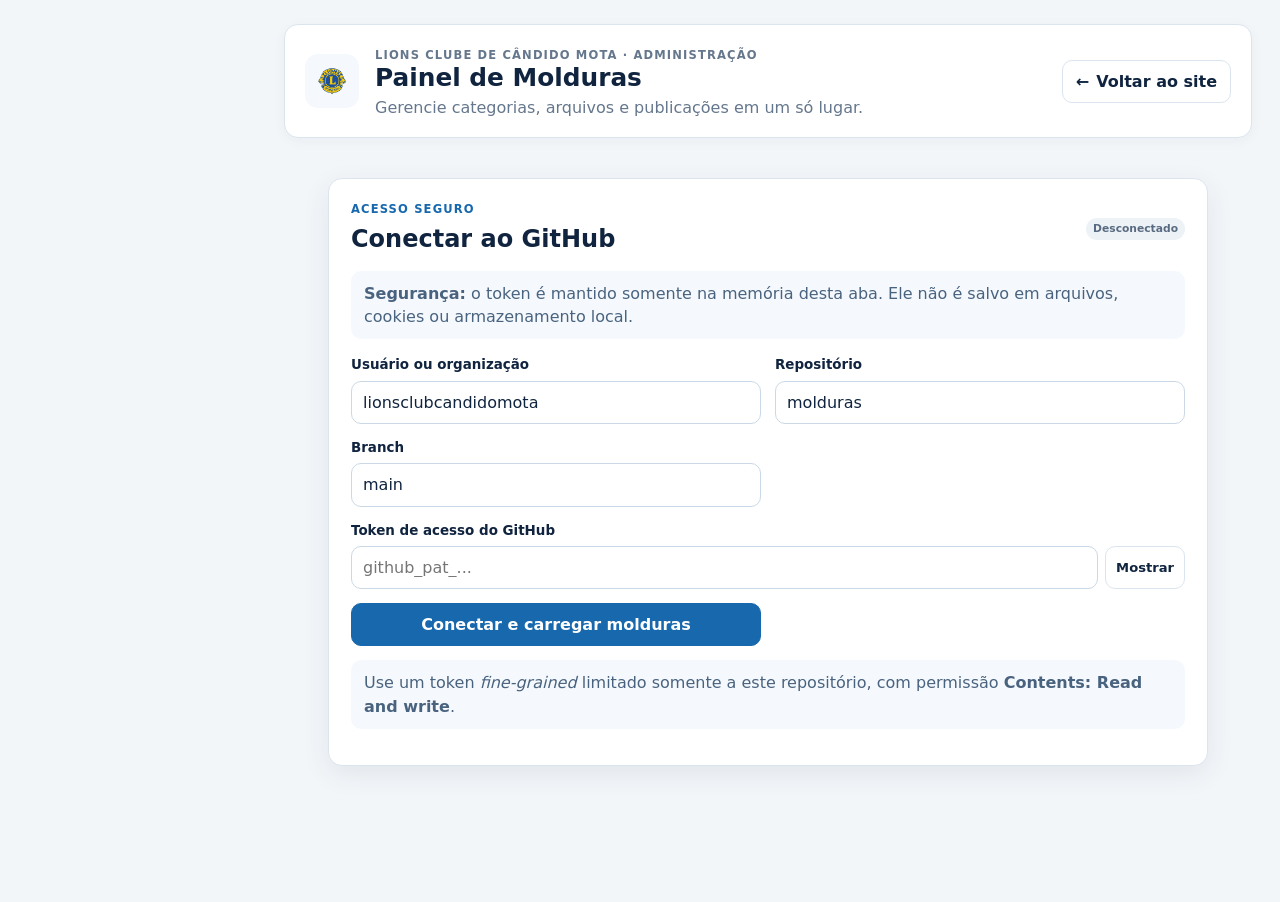
<file: admin.html>
<!doctype html>
<html lang="pt-BR">
<head>
  <meta charset="utf-8" />
  <meta name="viewport" content="width=device-width, initial-scale=1" />
  <meta name="theme-color" content="#0f2d69" />
  <title>Central Lions | Administração</title>
  <link rel="icon" href="logo-lions.png" type="image/png" />
  <link rel="apple-touch-icon" href="logo-lions.png" />
  <link rel="stylesheet" href="admin.css" />
</head>
<body>
  <main class="admin-shell v10-shell">
    <header class="admin-hero">
      <div class="brand-logo-wrap"><img src="logo-lions.png" alt="Logo Lions Clubs International" class="admin-logo"></div>
      <div>
        <p class="eyebrow">Lions Clube de Cândido Mota · Administração</p>
        <h1>Painel de Molduras</h1>
        <p>Gerencie categorias, arquivos e publicações em um só lugar.</p>
      </div>
      <div class="hero-actions">
        <a id="returnToSiteBtn" class="site-link site-link-button return-site-button" href="./index.html" aria-label="Voltar ao site principal"><span aria-hidden="true">←</span><span>Voltar ao site</span></a>
        <button id="scrollTopBtn" class="site-link site-link-button" type="button" hidden>↑ Topo</button>
      </div>
    </header>

    <section class="card" id="connectionCard">
      <div class="heading-row">
        <div>
          <span class="step">Acesso seguro</span>
          <h2>Conectar ao GitHub</h2>
        </div>
        <span id="connectionStatus" class="status neutral">Desconectado</span>
      </div>

      <div class="security-note">
        <strong>Segurança:</strong> o token é mantido somente na memória desta aba. Ele não é salvo em arquivos, cookies ou armazenamento local.
      </div>

      <form id="connectionForm" class="form-grid">
        <label>
          <span>Usuário ou organização</span>
          <input id="repoOwner" value="lionsclubcandidomota" required autocomplete="username" />
        </label>
        <label>
          <span>Repositório</span>
          <input id="repoName" value="molduras" required />
        </label>
        <label>
          <span>Branch</span>
          <input id="repoBranch" value="main" required />
        </label>
        <label class="token-field">
          <span>Token de acesso do GitHub</span>
          <div class="input-action">
            <input id="githubToken" type="password" required autocomplete="off" placeholder="github_pat_..." />
            <button id="toggleToken" type="button" class="small-button">Mostrar</button>
          </div>
        </label>
        <button id="connectBtn" class="button primary full" type="submit">Conectar e carregar molduras</button>
      </form>
      <p class="help">Use um token <em>fine-grained</em> limitado somente a este repositório, com permissão <strong>Contents: Read and write</strong>.</p>
    </section>

    <section class="admin-quick-nav v10-sidebar" id="adminQuickNav" hidden aria-label="Navegação do painel">
      <div class="sidebar-brand"><img src="logo-lions.png" alt=""><div><strong>Central Lions</strong><small>Administração</small></div></div>
      <div class="nav-title">Principal</div>
      <a href="#managerCard" class="nav-dashboard is-active">🏠 <span>Dashboard</span></a>
      <a href="#framesSection">🖼️ <span>Molduras</span></a>
      <a href="#categoryManagerPanel">🗂️ <span>Categorias</span></a>
      <div class="nav-title">Publicação</div>
      <button type="button" data-admin-mode="single">➕ <span>Nova moldura</span></button>
      <button type="button" data-admin-mode="bulk">📤 <span>Upload em lote</span></button>
      <a href="#maintenancePanel">🧰 <span>Diagnóstico e backup</span></a>
      <div class="sidebar-footer"><span class="sidebar-dot"></span><span>GitHub Pages</span></div>
    </section>

    <div id="pendingChangesBar" class="pending-changes-bar" hidden>
      <div class="pending-changes-copy"><strong>Alterações pendentes</strong><small>Revise, publique ou descarte para voltar à última versão carregada.</small></div>
      <div class="pending-changes-actions">
        <button id="discardPendingBtn" class="button pending-discard" type="button">Descartar alterações</button>
        <button id="publishPendingBtn" class="button primary" type="button">Publicar alterações</button>
      </div>
    </div>
    <div id="editorBackdrop" class="editor-backdrop" hidden></div>
    <div id="categoryEditorBackdrop" class="editor-backdrop" hidden></div>
    <aside id="categoryEditor" class="category-editor-drawer" hidden aria-labelledby="categoryEditorTitle">
      <div class="category-editor-header">
        <div><span class="step">📁 Categoria / edição</span><h2 id="categoryEditorTitle">Editar categoria</h2><p id="categoryEditorCount">0 molduras</p></div>
        <button id="categoryEditorCancel" class="button light" type="button">Cancelar edição</button>
      </div>
      <div class="category-editor-body">
        <div class="form-section-title"><span>1</span><div><strong>Identificação</strong><small>Altere o nome e a visibilidade da categoria.</small></div></div>
        <label><span>Nome da categoria</span><input id="categoryNameInput" type="text" required /></label>
        <label class="switch-card visibility-card category-visibility-card">
          <span class="visibility-copy"><strong>Visibilidade da categoria</strong><small>Quando oculta, a categoria deixa de aparecer no site.</small></span>
          <span class="toggle-control"><input id="categoryActiveInput" type="checkbox" checked /><span class="toggle-track" aria-hidden="true"><span class="toggle-thumb"></span></span><span class="toggle-label">Exibir no site</span></span>
        </label>
        <div class="form-section-title"><span>2</span><div><strong>Destaques</strong><small>Aplique ou remova o destaque de todas as molduras desta categoria.</small></div></div>
        <label><span>Ação para os destaques</span><select id="categoryHighlight"><option value="manter">Manter como está</option><option value="novo">Marcar todas como Novo</option><option value="atualizada">Marcar todas como Atualizada</option><option value="normal">Remover todos os destaques</option></select><small>Os prazos configurados em Controle gerencial serão aplicados ao escolher Novo ou Atualizada.</small></label>
      </div>
      <div class="category-editor-footer">
        <button id="categoryEditorDelete" class="button danger" type="button">Excluir categoria</button>
        <button id="categoryEditorSave" class="button success" type="button">Aplicar alterações</button>
      </div>
    </aside>

    <div id="settingsBackdrop" class="editor-backdrop" hidden></div>
    <aside id="settingsDrawer" class="category-editor-drawer settings-drawer catalog-drawer" hidden aria-labelledby="settingsTitle">
      <div class="category-editor-header catalog-header">
        <div><span class="step">⚙️ Catálogo</span><h2 id="settingsTitle">Configurações do catálogo</h2><p>Defina a duração dos destaques e as cores dos status.</p></div>
        <button id="settingsCancel" class="icon-close" type="button" aria-label="Fechar">×</button>
      </div>
      <div class="category-editor-body settings-body catalog-settings-body">
        <section class="catalog-section">
          <div class="catalog-section-heading"><span class="catalog-section-icon">🏷️</span><div><h3>Destaques</h3><p>Escolha por quanto tempo cada selo permanece visível.</p></div></div>
          <div class="highlight-config-grid">
            <article class="highlight-config-card new-card">
              <div class="highlight-card-top"><span class="status-dot new-dot"></span><div><strong>Novo</strong><small>Para molduras recém-publicadas</small></div></div>
              <label class="compact-field"><span>Duração</span><div class="duration-row"><input id="newDurationValue" type="number" min="1" value="7"><select id="newDurationUnit"><option value="dias">Dias</option><option value="horas">Horas</option></select></div></label>
            </article>
            <article class="highlight-config-card updated-card">
              <div class="highlight-card-top"><span class="status-dot updated-dot"></span><div><strong>Atualizada</strong><small>Para molduras que receberam alterações</small></div></div>
              <label class="compact-field"><span>Duração</span><div class="duration-row"><input id="updatedDurationValue" type="number" min="1" value="7"><select id="updatedDurationUnit"><option value="dias">Dias</option><option value="horas">Horas</option></select></div></label>
            </article>
          </div>
        </section>
        <section class="catalog-section">
          <div class="catalog-section-heading"><span class="catalog-section-icon">🎨</span><div><h3>Aparência</h3><p>Personalize as cores usadas nos indicadores do painel.</p></div></div>
          <div class="status-color-list">
            <label class="status-color-row"><span><i class="status-preview visible-preview"></i><b>Visível</b><small>Moldura publicada no site</small></span><span class="color-control"><input id="colorVisible" type="color" value="#2d8fd5"><em id="colorVisibleCode">#2D8FD5</em></span></label>
            <label class="status-color-row"><span><i class="status-preview new-preview"></i><b>Novo</b><small>Destaque de conteúdo novo</small></span><span class="color-control"><input id="colorNew" type="color" value="#2f9e72"><em id="colorNewCode">#2F9E72</em></span></label>
            <label class="status-color-row"><span><i class="status-preview updated-preview"></i><b>Atualizada</b><small>Destaque de conteúdo alterado</small></span><span class="color-control"><input id="colorUpdated" type="color" value="#d99a16"><em id="colorUpdatedCode">#D99A16</em></span></label>
            <label class="status-color-row"><span><i class="status-preview hidden-preview"></i><b>Oculta</b><small>Moldura indisponível no site</small></span><span class="color-control"><input id="colorHidden" type="color" value="#7b8794"><em id="colorHiddenCode">#7B8794</em></span></label>
          </div>
        </section>
      </div>
      <div class="category-editor-footer catalog-footer"><button id="settingsReset" class="button light" type="button">Restaurar padrões</button><button id="saveManagementBtn" class="button success" type="button">Salvar alterações</button></div>
    </aside>

    <section class="card v10-manager" id="managerCard" hidden>
      <div class="heading-row">
        <div>
          <span class="step">Dashboard</span>
          <h2>Visão geral da biblioteca</h2>
        </div>
        <button id="refreshBtn" class="button light" type="button">↻ Atualizar lista</button>
      </div>

      <div id="flashMessage" class="flash" hidden></div>

      <nav class="admin-workspace-tabs" aria-label="Áreas do painel">
        <button class="workspace-tab is-active" type="button" data-workspace-target="dashboard">Visão geral</button>
        <button class="workspace-tab" type="button" data-workspace-target="framesSection">Molduras</button>
        <button class="workspace-tab" type="button" data-workspace-target="categoryManagerPanel">Categorias</button>
        <button class="workspace-tab" type="button" data-workspace-target="maintenancePanel">Importar e exportar</button>
        <button class="workspace-tab" type="button" data-workspace-target="managementPanel">Configurações</button>
      </nav>

      <div class="dashboard-summary v10-dashboard" aria-label="Resumo da biblioteca">
        <div class="summary-card"><i>🖼️</i><span>Total</span><strong id="summaryTotal">0</strong><small>molduras</small></div>
        <div class="summary-card"><i>👁️</i><span>Visíveis</span><strong id="summaryVisible">0</strong><small>no site</small></div>
        <div class="summary-card"><i>⭐</i><span>Destaques</span><strong id="summaryHighlights">0</strong><small>ativos</small></div>
        <div class="summary-card"><i>🗂️</i><span>Categorias</span><strong id="summaryCategories">0</strong><small>organizadas</small></div>
      </div>
      <div class="dashboard-insights" id="dashboardInsights">
        <article><span>Última moldura da lista</span><strong id="summaryLatest">—</strong></article>
        <article><span>Categoria com mais itens</span><strong id="summaryLargestCategory">—</strong></article>
        <article><span>Itens ocultos</span><strong id="summaryHidden">0</strong></article>
      </div>

      <section class="creation-mode-switch v10-create-hub" aria-label="Escolha o tipo de inclusão">
        <div class="creation-mode-intro">
          <span class="step">Adicionar conteúdo</span>
          <h3>Adicionar molduras</h3>
          <p>Escolha o modo de inclusão. Apenas a área selecionada será exibida.</p>
        </div>
        <div class="creation-mode-options" role="tablist" aria-label="Modo de inclusão">
          <button id="singleModeBtn" class="creation-mode-card is-active" type="button" role="tab" aria-selected="true" aria-controls="frameForm">
            <span class="mode-icon">＋</span><span><strong>Nova moldura</strong><small>Cadastro individual</small></span>
          </button>
          <button id="bulkModeBtn" class="creation-mode-card" type="button" role="tab" aria-selected="false" aria-controls="bulkUploadPanel">
            <span class="mode-icon">⇧</span><span><strong>Upload em lote</strong><small>Vários arquivos</small></span>
          </button>
        </div>
      </section>

      <div id="singleModeContainer" class="creation-mode-content is-active">
      <form id="frameForm" class="editor-panel is-open">
        <input id="editingOriginalId" type="hidden" />
        <div class="editor-heading fixed-panel-heading">
          <div class="panel-heading-copy">
            <span class="step">🖼️ Moldura avulsa / edição</span>
            <strong id="formTitle">Adicionar nova moldura</strong>
            <small>Cadastre uma moldura ou altere informações já existentes.</small>
          </div>
          <button id="cancelEditBtn" class="button light" type="button" hidden>Cancelar edição</button>
        </div>

        <div id="editorBody" class="fixed-panel-body">
        <div class="form-section-title"><span>1</span><div><strong>Identificação</strong><small>Defina como a moldura aparecerá no site.</small></div></div>
        <div class="form-grid enhanced-fields">
          <label>
            <span>Nome exibido</span>
            <input id="frameName" required placeholder="Ex.: Nós vamos na I RCD" aria-describedby="frameNameError" /><small class="field-error" id="frameNameError"></small>
          </label>
          <label>
            <span>Identificador <em>URL</em></span>
            <div class="input-action compact-action">
              <input id="frameId" required pattern="[a-z0-9-]+" placeholder="nos-vamos-rcd" aria-describedby="frameIdError" /><small class="field-error" id="frameIdError"></small>
              <button id="generateIdBtn" class="small-button" type="button" title="Gerar pelo nome">Gerar</button>
            </div>
            <small>Usado no link direto da moldura. Somente letras minúsculas, números e hífens.</small>
          </label>
          <label>
            <span>Categoria</span>
            <input id="frameCategory" required list="categoryList" placeholder="Eventos" aria-describedby="frameCategoryError" /><small class="field-error" id="frameCategoryError"></small>
            <datalist id="categoryList"></datalist>
          </label>
          <label>
            <span>Arquivo de imagem</span>
            <input id="frameFile" type="file" accept="image/*,.svg,.avif,.gif,.bmp" />
            <small id="fileHint">Obrigatório para uma nova moldura.</small>
          </label>
        </div>

        <div class="form-section-title"><span>2</span><div><strong>Publicação</strong><small>Controle destaque, categoria e visibilidade.</small></div></div>
        <div class="form-grid status-form-grid">
          <label>
            <span>Destaque da moldura</span>
            <select id="frameStatus">
              <option value="normal">Sem destaque</option>
              <option value="novo">Novo</option>
              <option value="atualizada">Atualizada</option>
            </select>
            <small>O destaque também aparece automaticamente na categoria.</small>
          </label>
          <label class="switch-card visibility-card">
            <span class="visibility-copy">
              <strong>Visibilidade</strong>
              <small>Desative para ocultar sem excluir.</small>
            </span>
            <span class="toggle-control">
              <input id="frameActive" type="checkbox" checked />
              <span class="toggle-track" aria-hidden="true"><span class="toggle-thumb"></span></span>
              <span class="toggle-label">Exibir no site</span>
            </span>
          </label>
        </div>
        <div class="form-section-title"><span>3</span><div><strong>Imagem e prévia</strong><small>Confira o arquivo antes de publicar.</small></div></div>
        <div class="preview-area">
          <div id="filePreview" class="file-preview"><span>Prévia da moldura</span></div>
          <div class="upload-summary">
            <p><strong>Destino:</strong> <code id="destinationPath">assets/molduras/arquivo.png</code></p>
            <p>A publicação normalmente aparece no GitHub Pages após o novo commit ser processado.</p>
          </div>
        </div>

        <div class="editor-footer-actions">
          <span id="editorModeHint" class="editor-mode-hint" hidden>Modo de edição</span>
          <button id="saveFrameBtn" class="button success" type="submit">Adicionar e publicar moldura</button>
        </div>
        </div>
      </form>
      </div>

      <div id="bulkModeContainer" class="creation-mode-content" hidden>
      <section id="bulkUploadPanel" class="bulk-upload-panel" aria-labelledby="bulkUploadTitle">
        <div class="editor-heading fixed-panel-heading">
          <div class="panel-heading-copy">
            <span class="step">📚 Inclusão em lote</span>
            <strong id="bulkUploadTitle">Adicionar várias molduras</strong>
            <small>Selecione diversos arquivos, revise os dados e publique tudo de uma vez.</small>
          </div>
          <span id="bulkUploadSummary" class="panel-summary-pill">Nenhum arquivo</span>
        </div>
        <div id="bulkUploadBody" class="fixed-panel-body">
        <div class="form-grid bulk-settings-grid">
          <label>
            <span>Arquivos</span>
            <input id="bulkFiles" type="file" multiple accept="image/*,.svg,.avif,.gif,.bmp" />
            <small>Compatível com formatos de imagem aceitos pelo navegador, como PNG, JPG, JPEG, WEBP, SVG, GIF, AVIF e BMP.</small>
          </label>
          <label>
            <span>Categoria para todas</span>
            <input id="bulkCategory" list="categoryList" placeholder="Eventos" />
          </label>
          <label>
            <span>Destaque inicial</span>
            <select id="bulkStatus">
              <option value="normal">Sem destaque</option>
              <option value="novo" selected>Novo</option>
              <option value="atualizada">Atualizada</option>
            </select>
          </label>
          <div class="switch-card visibility-card bulk-visibility-card">
            <span class="visibility-copy">
              <strong>Visibilidade inicial</strong>
              <small>Desative para cadastrar as molduras ocultas.</small>
            </span>
            <label class="toggle-control" for="bulkActive">
              <input id="bulkActive" type="checkbox" checked />
              <span class="toggle-track" aria-hidden="true"><span class="toggle-thumb"></span></span>
              <span class="toggle-label">Exibir no site</span>
            </label>
          </div>
        </div>
        <div id="bulkReview" class="bulk-review" hidden></div>
        <div class="bulk-upload-actions">
          <button id="clearBulkBtn" class="button light" type="button" disabled>Limpar seleção</button>
          <button id="publishBulkBtn" class="button success" type="button" disabled>Publicar molduras em lote</button>
        </div>
        </div>
      </section>
      </div>

      
      <section class="admin-utilities collapsible-admin-panel settings-launch-card" id="managementPanel">
        <div class="maintenance-heading">
          <button id="managementToggle" class="section-toggle-button maintenance-toggle" type="button">
            <span class="section-chevron">›</span><span><span class="step">Controle gerencial</span><strong>Centro de configurações</strong><small>Destaques, aparência, categorias, publicação e exclusão.</small></span>
          </button><span class="panel-summary-pill">Configurações</span>
        </div>
      </section>

      <section class="admin-utilities collapsible-admin-panel" id="maintenancePanel">
        <div class="maintenance-heading">
          <button id="maintenanceToggle" class="section-toggle-button maintenance-toggle" type="button" aria-expanded="false" aria-controls="maintenanceBody">
            <span class="section-chevron">›</span>
            <span>
              <span class="step">Ferramentas administrativas</span>
              <strong>Diagnóstico e backup</strong>
              <small>Abra somente quando precisar verificar, exportar ou restaurar dados.</small>
            </span>
          </button>
          <span class="panel-summary-pill">4 ferramentas</span>
        </div>
        <div id="maintenanceBody" class="collapsible-panel-body" hidden>
          <div class="utility-grid">
            <button class="utility-card" id="diagnoseBtn" type="button"><span>🩺</span><strong>Diagnosticar</strong><small>Verifica IDs, arquivos e categorias.</small></button>
            <button class="utility-card" id="exportBackupBtn" type="button"><span>⬇️</span><strong>Exportar backup</strong><small>Baixa os dados em formato JSON.</small></button>
            <label class="utility-card utility-upload"><span>⬆️</span><strong>Importar backup</strong><small>Carrega um JSON para revisão.</small><input id="importBackupInput" type="file" accept="application/json,.json" hidden></label>
            <button class="utility-card" id="historyBtn" type="button"><span>🕘</span><strong>Histórico local</strong><small>Mostra as últimas ações do painel.</small></button>
          </div>
          <div id="utilityResult" class="utility-result" hidden></div>
        </div>
      </section>

      <section id="framesSection" class="frames-section"><div class="list-heading">
        <div>
          <h3>Molduras cadastradas</h3>
          <p id="frameCount">0 molduras</p>
        </div>
        <div class="library-toolbar">
          <div class="search-control">
            <input id="adminSearch" type="search" placeholder="Pesquisar por nome, ID ou categoria" autocomplete="off" />
            <button id="clearSearchBtn" class="small-button" type="button" hidden>Limpar</button>
          </div>
          <div class="view-switch" role="group" aria-label="Visualização das molduras">
            <button id="listViewBtn" class="view-switch-button is-active" type="button" aria-pressed="true" title="Visualização em lista">☰</button>
            <button id="cardViewBtn" class="view-switch-button" type="button" aria-pressed="false" title="Visualização em cartões">▦</button>
          </div>
          <label class="density-control">
            <span>Densidade</span>
            <select id="adminDensity"><option value="comfortable">Confortável</option><option value="compact">Compacta</option></select>
          </label>
        </div>
      </div>

      <div class="order-compat-controls" hidden aria-hidden="true">
        <button id="cancelOrderBtn" type="button" disabled>Descartar</button>
        <button id="saveOrderBtn" type="button" disabled>Publicar</button>
        <div id="orderNotice" hidden></div>
      </div>

      <section id="categoryManagerPanel" class="category-order-panel collapsible-admin-panel is-open" aria-labelledby="categoryOrderTitle">
        <div class="category-order-heading">
          <button id="categoryManagerToggle" class="section-toggle-button" type="button" aria-expanded="true" aria-controls="categoryManagerBody">
            <span class="section-chevron">›</span>
            <span>
              <strong id="categoryOrderTitle">Categorias</strong>
              <small>Expanda para renomear, limpar destaques, excluir ou reorganizar categorias.</small>
            </span>
          </button>
          <span id="categoryManagerSummary" class="panel-summary-pill">0 categorias</span>
        </div>
        <div id="categoryManagerBody" class="collapsible-panel-body">
          <div class="category-panel-tip">Arraste pelo símbolo ☰ ou use as setas. As alterações serão reunidas na barra inferior, onde você poderá <strong>publicar ou descartar</strong>.</div>
          <div id="categoriesOrderList" class="categories-order-list"></div>
        </div>
      </section>

      <div class="frames-order-heading collapsible-heading">
        <div>
          <h3>🖼️ Molduras por categoria</h3>
          <p>Use o cabeçalho de cada categoria para contrair ou expandir. Uma moldura só pode ser movida dentro da própria categoria.</p>
        </div>
        <div class="collapse-actions" aria-label="Ações de visualização das categorias">
          <button id="expandAllCategoriesBtn" class="button light" type="button">Expandir todas</button>
          <button id="collapseAllCategoriesBtn" class="button light" type="button">Contrair todas</button>
        </div>
      </div>

      <div id="bulkActionBar" class="bulk-action-bar" hidden>
        <div><strong id="bulkSelectedCount">0 selecionadas</strong><small>As ações abaixo serão aplicadas em uma única atualização do molduras.js.</small></div>
        <div class="bulk-action-controls">
          <select id="bulkActionSelect" aria-label="Ação em lote">
            <option value="">Escolha uma ação</option>
            <option value="move">Mover para categoria</option>
            <option value="status-normal">Remover destaque</option>
            <option value="status-novo">Marcar como Novo</option>
            <option value="status-atualizada">Marcar como Atualizada</option>
            <option value="show">Exibir no site</option>
            <option value="hide">Ocultar no site</option>
            <option value="delete-records">Excluir registros</option>
            <option value="delete-files">Excluir registros e arquivos</option>
          </select>
          <input id="bulkMoveCategory" list="categoryList" placeholder="Categoria de destino" hidden />
          <button id="applyBulkActionBtn" class="button primary" type="button">Aplicar</button>
          <button id="clearSelectionBtn" class="button light" type="button">Cancelar seleção</button>
        </div>
      </div>

      <div id="framesList" class="frames-list accordion-list"></div>
      </section>
    </section>
  </main>

  <div id="adminToastRegion" class="admin-toast-region" aria-live="polite" aria-atomic="true"></div>

  <dialog id="confirmDialog">
    <form method="dialog" class="dialog-card">
      <h2>Remover moldura?</h2>
      <p id="confirmText"></p>
      <label class="delete-file-option"><input id="deleteImageFile" type="checkbox" checked /> Apagar também o arquivo de imagem do repositório</label>
      <div class="dialog-actions">
        <button type="submit" value="cancel" class="button light">Cancelar</button>
        <button id="confirmDeleteBtn" type="submit" value="confirm" class="button danger">Remover</button>
      </div>
    </form>
  </dialog>

  <aside id="publicationNotice" class="publication-notice" data-state="waiting" hidden aria-live="polite" aria-atomic="true">
    <div class="publication-notice-head">
      <span id="publicationNoticeIcon" class="publication-notice-icon" aria-hidden="true"><span class="publication-spinner"></span></span>
      <div class="publication-notice-content">
        <strong id="publicationNoticeTitle">Publicando alterações</strong>
        <span id="publicationNoticeText">Aguardando a nova versão aparecer no Index…</span>
      </div>
      <button id="publicationNoticeClose" class="publication-notice-close" type="button" aria-label="Fechar notificação">×</button>
    </div>
    <div class="publication-progress" aria-hidden="true"><span id="publicationProgressBar"></span></div>
    <ol class="publication-steps" aria-label="Etapas da publicação">
      <li data-step="github"><span class="step-dot">✓</span><span>Alterações enviadas ao GitHub</span></li>
      <li data-step="pages"><span class="step-dot">…</span><span>Processando no GitHub Pages</span></li>
      <li data-step="index"><span class="step-dot">○</span><span>Confirmando no Index</span></li>
    </ol>
    <div class="publication-notice-actions">
      <button id="publicationNoticeRetry" class="publication-notice-retry" type="button" hidden>Verificar novamente</button>
      <a id="publicationNoticeLink" class="publication-notice-link" href="../" target="_blank" rel="noopener" hidden>Abrir Index</a>
    </div>
  </aside>

  <div id="pageBusyOverlay" class="page-busy-overlay" hidden aria-live="polite">
    <div class="page-busy-card"><span class="busy-spinner"></span><strong id="pageBusyText">Processando...</strong></div>
  </div>
  <script src="admin.js"></script>
</body>
</html>
</file>
<file: admin.css>
:root{
  --navy-950:#071b34;--navy-900:#0b294f;--navy-800:#123d70;--blue-700:#1768ad;
  --blue-100:#eaf3fb;--blue-50:#f5f9fd;--gold:#f4b83f;--green:#11845f;
  --ink:#10243f;--muted:#65778d;--line:#dbe5ef;--surface:#fff;--bg:#f3f6f9;
  --danger:#b43a37;--sidebar:244px;--radius:14px;--shadow:0 8px 28px rgba(16,36,63,.08)
}
*{box-sizing:border-box}html{scroll-behavior:smooth}body{margin:0;background:var(--bg);color:var(--ink);font-family:Inter,ui-sans-serif,system-ui,-apple-system,"Segoe UI",sans-serif;line-height:1.45}button,input,select{font:inherit}button,a{-webkit-tap-highlight-color:transparent}button:focus-visible,a:focus-visible,input:focus-visible,select:focus-visible{outline:3px solid rgba(23,104,173,.22);outline-offset:2px}[hidden]{display:none!important}
.admin-shell{width:min(100%,1500px);min-height:100vh;margin:0 auto;padding:24px 28px 96px calc(var(--sidebar) + 40px)}
.admin-hero{display:grid;grid-template-columns:auto 1fr auto;align-items:center;gap:16px;margin-bottom:18px;padding:18px 20px;border:1px solid var(--line);border-radius:var(--radius);background:var(--surface);box-shadow:0 3px 14px rgba(16,36,63,.04)}
.brand-logo-wrap{display:grid;place-items:center;width:54px;height:54px;border-radius:13px;background:var(--blue-50)}.admin-logo{width:38px;height:38px;object-fit:contain}.eyebrow,.step{display:block;margin:0 0 4px;color:var(--blue-700);font-size:.72rem;font-weight:800;letter-spacing:.1em;text-transform:uppercase}.admin-hero h1{margin:0;font-size:1.55rem;line-height:1.15}.admin-hero p{margin:4px 0 0;color:var(--muted)}.hero-actions{display:flex;gap:8px}.site-link,.site-link-button,.button,.small-button{display:inline-flex;align-items:center;justify-content:center;gap:7px;border:1px solid var(--line);border-radius:10px;background:#fff;color:var(--ink);font-weight:750;text-decoration:none;cursor:pointer;transition:.18s}.site-link,.site-link-button,.button{min-height:40px;padding:9px 13px}.small-button{min-height:34px;padding:6px 10px;font-size:.82rem}.button:hover,.site-link:hover,.small-button:hover{border-color:#afc6dc;background:var(--blue-50)}.button.primary{border-color:var(--blue-700);background:var(--blue-700);color:#fff}.button.success{border-color:var(--green);background:var(--green);color:#fff}.button.light{background:#fff}.button.danger{color:var(--danger)}.button.full{width:100%}
.card,.v10-manager,.frames-section,.category-order-panel,.bulk-upload-panel,.editor-panel,.admin-utilities{border:1px solid var(--line);border-radius:var(--radius);background:var(--surface);box-shadow:var(--shadow)}.card{padding:22px}.heading-row,.list-heading,.category-order-heading,.maintenance-heading{display:flex;align-items:center;justify-content:space-between;gap:14px}.heading-row h2,.list-heading h3{margin:0}.heading-row p,.list-heading p{margin:3px 0 0;color:var(--muted)}
#connectionCard{max-width:880px;margin:40px auto}.security-note,.help,.order-notice{margin:14px 0;padding:11px 13px;border-radius:10px;background:var(--blue-50);color:#49637f}.form-grid{display:grid;grid-template-columns:repeat(2,minmax(0,1fr));gap:14px;margin-top:16px}.form-grid label{display:grid;gap:6px}.form-grid label>span{font-size:.84rem;font-weight:750}.form-grid small,label small{color:var(--muted)}input,select{width:100%;min-height:42px;padding:9px 11px;border:1px solid #cbd9e6;border-radius:10px;background:#fff;color:var(--ink)}input:focus,select:focus{border-color:var(--blue-700)}.input-action{display:flex;gap:7px}.input-action input{flex:1}.token-field{grid-column:span 2}.field-error{min-height:1em;color:var(--danger)!important}
.admin-quick-nav{position:fixed;inset:16px auto 16px max(16px,calc((100vw - 1500px)/2 + 16px));z-index:40;width:var(--sidebar);display:flex;flex-direction:column;padding:16px 12px;border-radius:18px;background:linear-gradient(180deg,var(--navy-950),var(--navy-900));color:#fff;box-shadow:0 18px 48px rgba(7,27,52,.2);overflow:auto}.sidebar-brand{display:flex;align-items:center;gap:10px;padding:5px 7px 16px;margin-bottom:8px;border-bottom:1px solid rgba(255,255,255,.12)}.sidebar-brand img{width:38px;height:38px;padding:4px;border-radius:10px;background:#fff}.sidebar-brand div{display:grid}.sidebar-brand small{color:#a9bdd3}.nav-title{margin:16px 9px 6px;color:#7fa0c3;font-size:.66rem;font-weight:850;letter-spacing:.12em;text-transform:uppercase}.admin-quick-nav a,.admin-quick-nav button{display:flex;align-items:center;gap:10px;width:100%;min-height:42px;padding:9px 11px;border:0;border-radius:10px;background:transparent;color:#dbe8f5;font-weight:700;text-align:left;text-decoration:none;cursor:pointer}.admin-quick-nav a:hover,.admin-quick-nav button:hover{background:rgba(255,255,255,.08);color:#fff}.admin-quick-nav .is-active{background:#fff;color:var(--navy-900);box-shadow:0 6px 16px rgba(0,0,0,.14)}.sidebar-footer{display:flex;align-items:center;gap:7px;margin-top:auto;padding:12px 9px 3px;color:#9eb4ca;font-size:.78rem}.sidebar-dot{width:8px;height:8px;border-radius:50%;background:#24c58b;box-shadow:0 0 0 4px rgba(36,197,139,.13)}
.v10-manager{padding:20px;box-shadow:none}.dashboard-summary{display:grid;grid-template-columns:repeat(4,minmax(0,1fr));gap:12px;margin:16px 0}.summary-card{position:relative;min-height:118px;padding:16px;border:1px solid var(--line);border-radius:12px;background:#fff}.summary-card i{position:absolute;right:13px;top:13px;display:grid;place-items:center;width:34px;height:34px;border-radius:10px;background:var(--blue-100);font-style:normal}.summary-card span,.summary-card small{display:block;color:var(--muted);font-size:.76rem}.summary-card strong{display:block;margin:8px 0 2px;font-size:1.75rem;line-height:1}
.creation-mode-switch{margin:18px 0;padding:16px;border:1px solid var(--line);border-radius:12px;background:var(--blue-50)}.creation-mode-intro{display:flex;align-items:end;justify-content:space-between;gap:16px;margin-bottom:12px}.creation-mode-intro h3{margin:0;font-size:1.05rem}.creation-mode-intro p{margin:0;color:var(--muted);font-size:.85rem}.creation-mode-options{display:inline-flex;gap:5px;padding:4px;border:1px solid var(--line);border-radius:11px;background:#fff}.creation-mode-card{display:flex;align-items:center;gap:8px;min-width:190px;padding:9px 12px;border:0;border-radius:8px;background:transparent;color:var(--muted);text-align:left;cursor:pointer}.creation-mode-card strong,.creation-mode-card small{display:block}.creation-mode-card strong{color:var(--ink);font-size:.9rem}.creation-mode-card small{font-size:.72rem}.creation-mode-card.is-active{background:var(--navy-900);color:#fff;box-shadow:0 3px 10px rgba(11,41,79,.18)}.creation-mode-card.is-active strong{color:#fff}.mode-icon{display:grid;place-items:center;width:30px;height:30px;border-radius:8px;background:var(--blue-100);color:var(--blue-700);font-size:1.05rem}.creation-mode-card.is-active .mode-icon{background:rgba(255,255,255,.14);color:#fff}.mode-check{display:none}.creation-mode-content{margin-top:12px}
.editor-panel,.bulk-upload-panel{padding:0;overflow:hidden;box-shadow:none}.editor-heading,.bulk-toggle-heading,.maintenance-heading,.category-order-heading{padding:14px 16px;border-bottom:1px solid var(--line);background:#fbfdff}.section-toggle-button{display:flex;align-items:center;gap:10px;flex:1;padding:0;border:0;background:transparent;color:var(--ink);text-align:left;cursor:pointer}.section-toggle-button>span:last-child{display:grid}.section-toggle-button strong{font-size:1rem}.section-toggle-button small{color:var(--muted)}.section-chevron{font-size:1.3rem;transition:.18s}.is-open .section-chevron{transform:rotate(90deg)}.collapsible-panel-body{padding:16px}.collapsible-admin-panel:not(.is-open)>.collapsible-panel-body{display:none}.form-section-title{display:flex;align-items:center;gap:10px;margin:8px 0 12px}.form-section-title>span{display:grid;place-items:center;width:28px;height:28px;border-radius:8px;background:var(--blue-100);color:var(--blue-700);font-weight:850}.form-section-title strong,.form-section-title small{display:block}.form-section-title small{color:var(--muted)}.status-form-grid,.bulk-settings-grid{grid-template-columns:repeat(2,minmax(0,1fr))}.switch-card{padding:12px;border:1px solid var(--line);border-radius:11px;background:#fbfdff}.switch-line{display:flex;align-items:center;gap:8px}.preview-area,.file-preview{min-height:100px;display:grid;place-items:center;margin-top:12px;padding:12px;border:1px dashed #b6c7d7;border-radius:11px;background:#f8fbfe;color:var(--muted)}.preview-area img,.file-preview img{max-width:200px;max-height:200px;border-radius:9px;object-fit:contain}.editor-footer-actions,.bulk-upload-actions{display:flex;justify-content:flex-end;gap:8px;margin-top:14px;flex-wrap:wrap}
.admin-utilities{margin-top:14px;overflow:hidden;box-shadow:none}.maintenance-heading{border-bottom:0}.admin-utilities.is-open .maintenance-heading{border-bottom:1px solid var(--line)}.maintenance-toggle .step{margin-bottom:2px}.utility-grid{display:grid;grid-template-columns:repeat(4,minmax(0,1fr));gap:10px}.utility-card{display:grid;grid-template-columns:auto 1fr;gap:2px 10px;align-items:center;min-height:88px;padding:13px;border:1px solid var(--line);border-radius:11px;background:#fff;color:var(--ink);text-align:left;cursor:pointer}.utility-card:hover{border-color:#a8c3dc;background:var(--blue-50)}.utility-card>span{grid-row:1/3;font-size:1.2rem}.utility-card small{color:var(--muted);font-size:.76rem}.utility-result{margin-top:12px;padding:13px;border:1px solid #cfe0f2;border-radius:10px;background:#f1f7fe}
.frames-section{margin-top:14px;padding:18px;box-shadow:none}.search-control{display:flex;gap:7px;min-width:min(100%,400px)}.order-toolbar{display:flex;align-items:center;justify-content:space-between;gap:14px;margin:14px 0;padding:12px 14px;border:1px solid var(--line);border-radius:11px;background:var(--blue-50)}.order-toolbar p{margin:2px 0 0;color:var(--muted);font-size:.82rem}.order-actions,.collapse-actions,.category-order-controls,.order-controls,.row-actions,.frame-actions{display:flex;align-items:center;gap:6px;flex-wrap:wrap}.category-order-panel{margin-bottom:14px;overflow:hidden;box-shadow:none}.panel-summary-pill,.category-count-pill,.category-count{display:inline-flex;align-items:center;justify-content:center;padding:4px 8px;border-radius:999px;background:var(--blue-100);color:var(--navy-800);font-size:.72rem;font-weight:800}.categories-order-list,.frames-list{display:grid;gap:8px}.category-order-row,.frame-row{display:grid;align-items:center;gap:9px;padding:9px;border:1px solid var(--line);border-radius:11px;background:#fff}.category-order-row{grid-template-columns:auto auto 1fr auto}.category-name,.frame-info strong{display:block;overflow:hidden;text-overflow:ellipsis;white-space:nowrap}.category-drag-handle,.drag-handle{cursor:grab;color:#8192a8}.category-order-arrow,.order-arrow{width:32px;height:32px;border:1px solid var(--line);border-radius:8px;background:#f7faff;color:var(--navy-800);cursor:pointer}.category-order-number,.order-number{color:var(--muted);font-size:.74rem;font-weight:700}.category-accordion{border:1px solid var(--line);border-radius:12px;overflow:hidden;background:#fff}.category-accordion-header{display:grid;grid-template-columns:auto 1fr auto;align-items:center;gap:9px;padding:11px 13px;background:#fafcff}.category-accordion-title{display:flex;align-items:center;gap:9px;min-width:0}.category-chevron{transition:.18s}.category-accordion.is-open .category-chevron{transform:rotate(90deg)}.category-accordion-meta{display:flex;align-items:center;gap:7px}.category-accordion-body{display:grid;gap:7px;padding:8px;border-top:1px solid var(--line)}.category-accordion:not(.is-open) .category-accordion-body{display:none}.frame-row{grid-template-columns:auto auto 52px minmax(140px,1fr) auto auto}.frame-thumb{width:52px;height:52px;border-radius:9px;object-fit:cover;background:#eef3f8;border:1px solid var(--line)}.frame-info small,.category-empty{color:var(--muted)}.badges{display:flex;gap:4px;flex-wrap:wrap}.badge,.status{display:inline-flex;align-items:center;padding:3px 7px;border-radius:999px;font-size:.67rem;font-weight:800}.badge{background:#eef4fb;color:#355270}.badge.active{background:#dff6ec;color:#087154}.status.neutral{background:#edf2f7;color:#596b80}.status.success{background:#dff6ec;color:#087154}.status.danger{background:#ffe7e5;color:#a82f2c}.bulk-action-bar{position:sticky;bottom:12px;z-index:20;display:flex;justify-content:space-between;align-items:center;gap:12px;margin:12px 0;padding:11px 13px;border-radius:11px;background:var(--navy-900);color:#fff}.bulk-action-controls{display:flex;align-items:center;gap:7px;flex-wrap:wrap}.bulk-action-controls select,.bulk-action-controls input{min-width:170px}
.pending-changes-bar{position:fixed;left:calc(var(--sidebar) + 40px);right:28px;bottom:16px;z-index:60;display:flex;align-items:center;justify-content:space-between;gap:12px;padding:11px 14px;border-radius:12px;background:rgba(7,27,52,.96);color:#fff;box-shadow:0 16px 42px rgba(7,27,52,.25)}.pending-changes-bar div{display:grid}.pending-changes-bar small{color:#bfd1e7}.editor-backdrop{position:fixed;inset:0;z-index:89;background:rgba(3,16,34,.42);backdrop-filter:blur(2px)}.editor-drawer-open{overflow:hidden}.editor-drawer-open #frameForm{position:fixed;inset:0 0 0 auto;z-index:90;width:min(590px,95vw);margin:0;border:0;border-radius:18px 0 0 18px;overflow:auto;background:#fff;box-shadow:-24px 0 70px rgba(4,25,47,.25)}.editor-drawer-open #frameForm .collapsible-panel-body{display:block!important}.editor-drawer-open #frameForm .section-toggle-button{pointer-events:none}
dialog{padding:0;border:0;border-radius:16px;box-shadow:var(--shadow)}dialog::backdrop{background:rgba(3,16,34,.48)}.dialog-card{min-width:min(92vw,420px);padding:20px}.dialog-actions{display:flex;justify-content:flex-end;gap:8px;margin-top:16px}.page-busy-overlay{position:fixed;inset:0;z-index:120;display:grid;place-items:center;background:rgba(3,16,34,.48)}.page-busy-card{display:flex;align-items:center;gap:11px;padding:16px 20px;border-radius:14px;background:#fff}.busy-spinner{width:21px;height:21px;border:3px solid #d8e4f0;border-top-color:var(--blue-700);border-radius:50%;animation:spin .8s linear infinite}@keyframes spin{to{transform:rotate(360deg)}}.flash{margin-bottom:12px;padding:11px 13px;border-radius:10px;background:#eaf4ff;color:#214b73}input[type="search"]::-webkit-search-cancel-button{-webkit-appearance:none;display:none}input[type="search"]::-ms-clear{display:none}
@media(max-width:1100px){:root{--sidebar:218px}.dashboard-summary{grid-template-columns:repeat(2,minmax(0,1fr))}.utility-grid{grid-template-columns:repeat(2,minmax(0,1fr))}.frame-row{grid-template-columns:auto auto 48px minmax(120px,1fr) auto}.frame-actions{grid-column:4/-1;justify-content:flex-end}}
@media(max-width:860px){.admin-shell{padding:12px 12px 84px}.admin-hero{grid-template-columns:auto 1fr;margin-bottom:10px;padding:14px}.hero-actions{grid-column:1/-1}.admin-quick-nav{position:relative;inset:auto;width:100%;height:auto;display:flex;flex-direction:row;gap:5px;margin-bottom:10px;padding:8px;overflow-x:auto;border-radius:12px}.sidebar-brand,.nav-title,.sidebar-footer{display:none}.admin-quick-nav a,.admin-quick-nav button{width:auto;flex:0 0 auto;min-height:38px;padding:8px 10px}.v10-manager{padding:14px}.pending-changes-bar{left:12px;right:12px;bottom:10px}.form-grid,.status-form-grid,.bulk-settings-grid{grid-template-columns:1fr}.token-field{grid-column:auto}.creation-mode-intro{display:block}.creation-mode-intro p{margin-top:4px}.creation-mode-options{display:flex;width:100%}.creation-mode-card{min-width:0;flex:1}.order-toolbar,.bulk-action-bar{align-items:flex-start;flex-direction:column}.search-control{width:100%;min-width:0}.list-heading,.frames-order-heading{align-items:stretch;flex-direction:column}}
@media(max-width:600px){.admin-shell{padding-left:8px;padding-right:8px}.admin-hero{align-items:start}.brand-logo-wrap{width:44px;height:44px}.admin-logo{width:32px;height:32px}.admin-hero h1{font-size:1.18rem}.admin-hero p:last-child{display:none}.hero-actions{width:100%}.site-link,.site-link-button{flex:1}.card,.v10-manager,.frames-section{padding:12px;border-radius:12px}.dashboard-summary{grid-template-columns:1fr 1fr;gap:8px}.summary-card{min-height:102px;padding:13px}.summary-card strong{font-size:1.5rem}.creation-mode-switch{padding:12px}.creation-mode-options{display:grid;grid-template-columns:1fr}.creation-mode-card{width:100%}.utility-grid{grid-template-columns:1fr}.heading-row,.maintenance-heading{align-items:stretch;flex-direction:column}.maintenance-heading .panel-summary-pill{align-self:flex-start}.frame-row{grid-template-columns:auto 46px minmax(0,1fr);padding:8px}.frame-select-wrap{grid-column:1}.drag-handle{display:none}.frame-thumb{width:46px;height:46px}.frame-info{grid-column:3}.badges{grid-column:2/4}.order-controls,.frame-actions{grid-column:1/-1;justify-content:flex-end}.category-accordion-header{grid-template-columns:auto 1fr}.category-accordion-meta{grid-column:2}.category-order-row{grid-template-columns:auto 1fr}.category-order-controls{grid-column:1/-1;justify-content:flex-end}.pending-changes-bar{align-items:stretch;flex-direction:column}.pending-changes-bar .button{width:100%}.bulk-action-controls{width:100%}.bulk-action-controls>*{width:100%;min-width:0!important}.editor-drawer-open #frameForm{width:100vw;border-radius:0}.editor-footer-actions>*{width:100%}}

/* v4.3 — correção estrutural da biblioteca e refinamento visual */
.creation-mode-switch{
  display:grid;
  grid-template-columns:minmax(220px,.75fr) minmax(0,1.25fr);
  align-items:center;
  gap:18px;
  padding:14px 16px;
  background:#fff;
}
.creation-mode-intro{display:block;margin:0}
.creation-mode-intro h3{font-size:1rem}
.creation-mode-intro p{margin-top:3px;font-size:.8rem}
.creation-mode-options{justify-self:end}
.creation-mode-content{margin-top:10px}

.frames-section{overflow:visible}
.frames-order-list{display:grid;gap:10px}
.category-accordion{width:100%;overflow:hidden;border:1px solid var(--line);border-radius:12px;background:#fff}
.category-accordion-header{
  width:100%;
  display:flex;
  align-items:center;
  justify-content:space-between;
  gap:16px;
  min-height:58px;
  padding:10px 14px;
  border:0;
  background:#fbfdff;
}
.category-accordion-toggle{
  min-width:0;
  flex:1 1 auto;
  display:flex;
  align-items:center;
  gap:10px;
  padding:4px 0;
  border:0;
  background:transparent;
  color:var(--ink);
  text-align:left;
  cursor:pointer;
}
.category-accordion-toggle:hover .category-title-copy strong{color:var(--blue-700)}
.category-title-copy{min-width:0;display:grid;gap:2px}
.category-title-copy strong{overflow:hidden;text-overflow:ellipsis;white-space:nowrap;font-size:.95rem}
.category-title-copy small{color:var(--muted);font-size:.75rem;font-weight:500}
.category-chevron{flex:0 0 auto;display:grid;place-items:center;width:22px;height:22px;border-radius:6px;background:var(--blue-100);color:var(--blue-700);font-size:1rem}
.category-accordion-meta{flex:0 0 auto;display:flex;align-items:center;justify-content:flex-end;gap:8px}
.category-select-all{
  display:inline-flex;
  align-items:center;
  gap:7px;
  min-height:32px;
  padding:5px 9px;
  border:1px solid var(--line);
  border-radius:9px;
  background:#fff;
  color:var(--muted);
  font-size:.76rem;
  font-weight:700;
  cursor:pointer;
}
.category-select-all input,.frame-select-wrap input{width:16px;height:16px;min-height:0;margin:0;accent-color:var(--blue-700)}
.category-count-pill{display:inline-flex;align-items:center;justify-content:center;min-width:28px;height:28px;padding:0 8px;border-radius:999px;background:#dff6ec;color:#087154;font-size:.72rem;font-weight:800}
.category-accordion-body{display:grid;gap:8px;padding:10px;border-top:1px solid var(--line);background:#f8fbfe}
.category-accordion:not(.is-open) .category-accordion-body{display:none}
.frame-row{width:100%;grid-template-columns:24px 88px 52px minmax(180px,1fr) auto;gap:10px;padding:10px 12px;border:1px solid var(--line);box-shadow:none}
.frame-select-wrap{display:grid;place-items:center}
.order-controls{display:flex;align-items:center;gap:4px}
.order-number{min-width:18px;text-align:center}
.frame-info h4{margin:0 0 3px;font-size:.9rem}
.frame-info p{margin:0 0 5px;color:var(--muted);font-size:.73rem}
.frame-actions{display:flex;align-items:center;justify-content:flex-end;gap:6px;flex-wrap:wrap}
.frame-actions .button{min-height:34px;padding:6px 9px;font-size:.76rem}

.category-order-panel{overflow:hidden}
.category-order-heading{align-items:center}
.category-order-row{width:100%;grid-template-columns:auto minmax(160px,1fr) auto;gap:12px}
.category-main{min-width:0}
.category-name-line{display:flex;align-items:center;gap:7px;min-width:0}
.category-count{display:block;padding:0;background:transparent;color:var(--muted);font-size:.73rem;font-weight:500}
.row-actions{display:flex;align-items:center;justify-content:flex-end;gap:6px;flex-wrap:wrap}
.row-actions .button{min-height:34px;padding:6px 9px;font-size:.76rem}

@media(max-width:1100px){
  .creation-mode-switch{grid-template-columns:1fr}
  .creation-mode-options{justify-self:start}
  .frame-row{grid-template-columns:24px 80px 48px minmax(150px,1fr)}
  .frame-actions{grid-column:2/-1}
}
@media(max-width:700px){
  .category-accordion-header{align-items:flex-start;flex-direction:column;gap:8px;padding:10px 12px}
  .category-accordion-meta{width:100%;justify-content:flex-start;flex-wrap:wrap;padding-left:32px}
  .category-select-all{min-height:30px}
  .frame-row{grid-template-columns:24px 46px minmax(0,1fr);gap:8px}
  .order-controls{display:none}
  .frame-thumb{grid-column:2;width:46px;height:46px}
  .frame-info{grid-column:3}
  .frame-actions{grid-column:1/-1;justify-content:flex-start;padding-top:4px}
  .frame-actions .button{flex:1 1 calc(50% - 6px)}
  .category-order-row{grid-template-columns:1fr}
  .category-order-controls{display:none}
  .row-actions{justify-content:flex-start}
  .row-actions .button{flex:1 1 calc(50% - 6px)}
}

/* v4.4 — controles compactos e consistentes */
.status-form-grid{align-items:stretch}
.visibility-card{
  min-height:100%;
  display:flex!important;
  align-items:center;
  justify-content:space-between;
  gap:18px;
  padding:14px 16px;
}
.visibility-copy{display:grid;gap:3px;min-width:0}
.visibility-copy strong{font-size:.86rem}
.visibility-copy small{font-size:.75rem;line-height:1.35}
.toggle-control{position:relative;display:inline-flex!important;align-items:center;gap:9px;flex:0 0 auto;cursor:pointer}
.toggle-control input{
  position:absolute!important;
  width:1px!important;
  height:1px!important;
  min-height:0!important;
  padding:0!important;
  margin:0!important;
  opacity:0;
  pointer-events:none;
}
.toggle-track{position:relative;width:42px;height:24px;border-radius:999px;background:#cbd8e5;box-shadow:inset 0 0 0 1px rgba(3,31,61,.08);transition:.18s}
.toggle-thumb{position:absolute;top:3px;left:3px;width:18px;height:18px;border-radius:50%;background:#fff;box-shadow:0 2px 6px rgba(3,31,61,.22);transition:.18s}
.toggle-control input:checked + .toggle-track{background:var(--blue-700)}
.toggle-control input:checked + .toggle-track .toggle-thumb{transform:translateX(18px)}
.toggle-control input:focus-visible + .toggle-track{outline:3px solid rgba(23,104,173,.22);outline-offset:2px}
.toggle-label{font-size:.8rem;font-weight:800;white-space:nowrap}

.editor-footer-actions{align-items:center;border-top:1px solid var(--line);padding-top:14px}
.editor-mode-hint{margin-right:auto;padding:5px 9px;border-radius:999px;background:var(--blue-50);color:var(--muted);font-size:.74rem;font-weight:700}
.editor-mode-hint[hidden]{display:none!important}

.frame-row{grid-template-columns:24px 126px 52px minmax(180px,1fr) auto}
.order-controls{
  display:grid;
  grid-template-columns:30px 22px 30px 30px;
  align-items:center;
  gap:4px;
  width:126px;
  padding:3px;
  border:1px solid var(--line);
  border-radius:9px;
  background:#f8fbfe;
}
.drag-handle,.order-arrow{
  display:grid;
  place-items:center;
  width:30px;
  height:30px;
  min-height:30px;
  padding:0;
  border:0;
  border-radius:7px;
  background:transparent;
}
.drag-handle:hover,.order-arrow:hover:not(:disabled){background:#e7f1fb;color:var(--blue-700)}
.order-arrow:disabled{opacity:.32;cursor:not-allowed}
.order-number{min-width:22px;text-align:center;font-size:.76rem;font-weight:800;color:var(--muted)}
.frame-select-wrap input{width:16px!important;height:16px!important;min-height:0!important;padding:0!important;border-radius:4px}

@media(max-width:1100px){
  .frame-row{grid-template-columns:24px 126px 48px minmax(150px,1fr)}
}
@media(max-width:700px){
  .visibility-card{align-items:flex-start;flex-direction:column;gap:10px}
  .toggle-control{width:100%;justify-content:space-between;padding-top:3px}
  .frame-row{grid-template-columns:24px 46px minmax(0,1fr)}
  .order-controls{display:none}
}

/* v4.5 — barra única de publicação */
.pending-changes-copy{display:grid;gap:2px;min-width:0}
.pending-changes-actions{display:flex;align-items:center;gap:8px;flex:0 0 auto}
.pending-changes-bar .pending-discard{border:1px solid rgba(255,255,255,.34);background:transparent;color:#fff}
.pending-changes-bar .pending-discard:hover{background:rgba(255,255,255,.1)}
.order-compat-controls{display:none!important}
@media(max-width:600px){.pending-changes-actions{display:grid;grid-template-columns:1fr 1fr;width:100%}.pending-changes-actions .button{width:100%;min-width:0;padding-left:10px;padding-right:10px}}


/* v4.6 — upload em lote, destaques e alças de ordenação */
.bulk-settings-grid{
  align-items:stretch;
  gap:14px;
}
.bulk-settings-grid>label,
.bulk-settings-grid>.bulk-visibility-card{
  min-width:0;
}
.bulk-settings-grid input[type="text"],
.bulk-settings-grid input[list],
.bulk-settings-grid select,
.bulk-settings-grid input[type="file"]{
  min-height:44px;
  height:44px;
}
.bulk-visibility-card{
  min-height:88px;
  align-self:stretch;
}
.bulk-upload-actions{
  padding-top:2px;
  border-top:0;
}

/* Novo e Atualizada mantêm identidades visuais próprias */
.badge.novo{
  background:#dff6ec;
  color:#087154;
  box-shadow:inset 0 0 0 1px rgba(8,113,84,.08);
}
.badge.atualizada{
  background:#fff0c9;
  color:#8a5700;
  box-shadow:inset 0 0 0 1px rgba(138,87,0,.08);
}

/* Alça única e consistente para categorias e molduras */
.category-drag-handle,
.drag-handle{
  display:grid;
  place-items:center;
  width:30px;
  height:30px;
  min-width:30px;
  min-height:30px;
  padding:0;
  border:1px solid var(--line);
  border-radius:7px;
  background:#f7faff;
  color:#667b92;
  cursor:grab;
}
.category-drag-handle:hover,
.drag-handle:hover{
  background:#e7f1fb;
  color:var(--blue-700);
}
.category-drag-handle:active,
.drag-handle:active{cursor:grabbing}
.drag-icon{width:18px;height:18px;display:block}
.category-order-controls{flex-wrap:nowrap}
.category-name-line{display:flex;align-items:center;gap:8px;flex-wrap:wrap}
.category-name-line .badge{flex:0 0 auto}

@media(max-width:860px){
  .bulk-visibility-card{min-height:auto}
}

/* v4.7 — Visibilidade em azul para não confundir com o status Novo */
.badge.active{
  background:#e3f1ff;
  color:#1765a7;
  box-shadow:inset 0 0 0 1px rgba(23,101,167,.10);
}


/* v4.8 — gestão temporal e estatísticas */
.schedule-grid{display:grid;grid-template-columns:repeat(2,minmax(0,1fr));gap:14px;margin:14px 0 20px}.schedule-grid label,.management-card label{display:grid;gap:6px}.schedule-grid small,.management-card p,.management-card small{color:var(--muted);font-size:.82rem}.management-grid{display:grid;grid-template-columns:repeat(2,minmax(0,1fr));gap:16px;padding:4px}.management-card{border:1px solid var(--line);border-radius:14px;padding:18px;background:#fff}.management-card h4{margin:0 0 5px}.duration-row{display:grid;grid-template-columns:minmax(0,1fr) 110px;gap:8px;align-items:end;margin:12px 0}.duration-row label{gap:5px}.stats-actions{display:flex;gap:8px;margin-top:12px}.stats-result{margin:16px 4px 4px}.stats-summary{display:flex;gap:12px;flex-wrap:wrap;margin-bottom:12px}.stats-summary span{padding:10px 14px;border-radius:10px;background:#eef6ff;color:#0b4f88}.stats-summary strong{font-size:1.2rem;margin-right:4px}.stats-table-wrap{overflow:auto;border:1px solid var(--line);border-radius:12px}.stats-table-wrap table{width:100%;border-collapse:collapse;background:#fff}.stats-table-wrap th,.stats-table-wrap td{padding:11px 12px;border-bottom:1px solid var(--line);text-align:left;white-space:nowrap}.stats-table-wrap td:nth-child(2){white-space:normal;min-width:220px}.stats-table-wrap td small{display:block;color:var(--muted)}
@media(max-width:760px){.schedule-grid,.management-grid{grid-template-columns:1fr}.stats-actions{flex-direction:column}.duration-row{grid-template-columns:1fr 105px}}

/* v4.8.3 — editor lateral de categorias e correções de navegação */
.category-drawer-open{overflow:hidden}
.category-editor-drawer{position:fixed;inset:0 0 0 auto;z-index:92;width:min(520px,95vw);background:#fff;box-shadow:-24px 0 70px rgba(4,25,47,.25);overflow:auto;border-radius:18px 0 0 18px;display:flex;flex-direction:column}
.category-editor-header{display:flex;align-items:flex-start;justify-content:space-between;gap:16px;padding:22px;border-bottom:1px solid var(--line);position:sticky;top:0;background:#fff;z-index:2}
.category-editor-header h2{margin:4px 0;font-size:1.08rem}.category-editor-header p{margin:0;color:var(--muted);font-size:.82rem}
.category-editor-body{display:grid;gap:16px;padding:22px;flex:1}.category-editor-body>label{display:grid;gap:7px}.category-visibility-card{margin:0}
.category-editor-footer{display:flex;justify-content:flex-end;padding:16px 22px;border-top:1px solid var(--line);position:sticky;bottom:0;background:#fff}
.category-editor-footer .button{min-width:180px}
.category-order-row .category-main{min-width:0}
@media(max-width:600px){.category-editor-drawer{width:100vw;border-radius:0}.category-editor-header{flex-direction:column}.category-editor-header .button,.category-editor-footer .button{width:100%}}

/* v4.8.4 — diálogos e editores */
.delete-file-option{display:flex;align-items:center;gap:10px;margin-top:18px;padding:12px 14px;border:1px solid var(--line);border-radius:12px;background:#f8fbfe;line-height:1.35}.delete-file-option input[type="checkbox"]{appearance:auto!important;-webkit-appearance:checkbox!important;width:18px!important;height:18px!important;min-width:18px!important;margin:0!important;accent-color:var(--blue-700)}
.category-editor-footer{justify-content:space-between;gap:12px}.category-editor-footer .button{min-width:0}.category-editor-footer .button.success{margin-left:auto}
@media(max-width:600px){.category-editor-footer{flex-direction:column-reverse}.category-editor-footer .button{width:100%}}

/* v4.8.5 Centro de configurações */
.settings-drawer{width:min(620px,96vw)}.settings-body{gap:0}.settings-section{padding:4px 0 22px;border-bottom:1px solid var(--line);margin-bottom:20px}.settings-section:last-child{border-bottom:0}.settings-two-cols{display:grid;grid-template-columns:1fr 1fr;gap:14px}.settings-two-cols .duration-row{grid-template-columns:1fr 110px;margin:8px 0 0}.color-settings{display:grid;grid-template-columns:repeat(2,1fr);gap:12px}.color-settings label{display:flex;align-items:center;justify-content:space-between;border:1px solid var(--line);padding:12px;border-radius:12px}.color-settings input{width:46px;height:34px;border:0;background:none;padding:0}.settings-launch-card .section-toggle-button{cursor:pointer}.settings-launch-card:hover{border-color:#9dc9ed;background:#fbfdff}
.status-badge.novo,.badge.novo{background:color-mix(in srgb,var(--status-new,#2f9e72) 18%,white);color:var(--status-new,#2f9e72)}.status-badge.atualizada,.badge.atualizada{background:color-mix(in srgb,var(--status-updated,#d99a16) 18%,white);color:var(--status-updated,#d99a16)}
@media(max-width:600px){.settings-two-cols,.color-settings{grid-template-columns:1fr}}

/* Lions Admin 5.0 — linguagem visual unificada */
.catalog-drawer{width:min(620px,96vw);background:#f8fbfe}
.catalog-header{background:#fff;border-bottom:1px solid #dce7f1;padding:22px 24px}
.icon-close{width:40px;height:40px;border:1px solid #d9e4ee;border-radius:12px;background:#fff;font-size:26px;line-height:1;color:#30445a;cursor:pointer}
.catalog-settings-body{padding:22px;display:grid;gap:18px;overflow:auto}
.catalog-section{background:#fff;border:1px solid #dbe7f1;border-radius:18px;padding:20px;box-shadow:0 8px 24px rgba(12,48,78,.05)}
.catalog-section-heading{display:flex;gap:12px;align-items:flex-start;margin-bottom:18px}.catalog-section-heading h3{margin:0;color:#102d49;font-size:17px}.catalog-section-heading p{margin:4px 0 0;color:#6b7f92;font-size:13px}.catalog-section-icon{display:grid;place-items:center;width:36px;height:36px;border-radius:11px;background:#edf6fd}
.highlight-config-grid{display:grid;grid-template-columns:1fr 1fr;gap:14px}.highlight-config-card{border:1px solid #dbe7f1;border-radius:15px;padding:16px;background:#fbfdff}.highlight-card-top{display:flex;gap:10px;align-items:center;margin-bottom:15px}.highlight-card-top strong,.highlight-card-top small{display:block}.highlight-card-top small{font-size:12px;color:#75889a;margin-top:2px}.status-dot{width:12px;height:12px;border-radius:50%;box-shadow:0 0 0 5px rgba(0,0,0,.04)}.new-dot{background:var(--status-new,#2f9e72)}.updated-dot{background:var(--status-updated,#d99a16)}
.compact-field>span{display:block;font-size:12px;font-weight:700;color:#4b6175;margin-bottom:7px}.duration-row{display:grid;grid-template-columns:88px 1fr;gap:8px}.duration-row input,.duration-row select{height:42px;border:1px solid #cfdeeb;border-radius:11px;background:#fff;padding:0 12px;font:inherit;color:#17344f}
.status-color-list{border:1px solid #dbe7f1;border-radius:15px;overflow:hidden}.status-color-row{display:flex;justify-content:space-between;align-items:center;gap:16px;padding:14px 16px;background:#fff;border-bottom:1px solid #e6eef5}.status-color-row:last-child{border-bottom:0}.status-color-row>span:first-child{display:grid;grid-template-columns:14px 1fr;column-gap:10px;align-items:center}.status-color-row b,.status-color-row small{grid-column:2;display:block}.status-color-row small{font-size:12px;color:#74889b;margin-top:2px}.status-preview{width:12px;height:12px;border-radius:50%;grid-row:1/3}.visible-preview{background:var(--status-visible,#2d8fd5)}.new-preview{background:var(--status-new,#2f9e72)}.updated-preview{background:var(--status-updated,#d99a16)}.hidden-preview{background:var(--status-hidden,#7b8794)}.color-control{display:flex!important;align-items:center!important;gap:9px}.color-control input[type=color]{appearance:none;width:38px;height:38px;padding:3px;border:1px solid #cad9e5;border-radius:10px;background:#fff;cursor:pointer}.color-control input[type=color]::-webkit-color-swatch{border:0;border-radius:7px}.color-control em{font-style:normal;font-size:12px;font-weight:700;color:#52697d;min-width:64px}.catalog-footer{background:#fff;border-top:1px solid #dbe7f1;padding:16px 22px}
.action-menu-wrap{position:relative}.action-menu-trigger{width:38px;height:38px;border:1px solid #d5e1eb;border-radius:10px;background:#fff;font-size:22px;line-height:1;color:#29445d;cursor:pointer}.action-menu{position:fixed;z-index:1000;min-width:190px;max-width:calc(100vw - 20px);padding:7px;background:#fff;border:1px solid #d6e2ec;border-radius:13px;box-shadow:0 16px 38px rgba(18,48,74,.18)}.action-menu button{width:100%;display:flex;gap:9px;align-items:center;border:0;background:transparent;border-radius:9px;padding:10px 11px;text-align:left;color:#213c55;font:inherit;cursor:pointer}.action-menu button:hover{background:#f0f6fb}.action-menu .danger-item{color:#bc2f38}.frame-actions{min-width:auto}.frame-row{transition:border-color .18s,box-shadow .18s,transform .18s}.frame-row:hover{border-color:#bdd4e6;box-shadow:0 7px 18px rgba(15,53,82,.07)}
@media(max-width:700px){.highlight-config-grid{grid-template-columns:1fr}.catalog-settings-body{padding:14px}.catalog-section{padding:16px}.status-color-row{align-items:flex-start}.color-control em{display:none}}


/* v5.2 — inclusão por abas, sem accordions herdados */
.creation-mode-switch{position:relative;z-index:1;box-shadow:0 8px 24px rgba(7,35,66,.06)}
.creation-mode-content{animation:creationPanelIn .18s ease both}
@keyframes creationPanelIn{from{opacity:.35;transform:translateY(4px)}to{opacity:1;transform:none}}
.fixed-panel-heading{display:flex;align-items:center;justify-content:space-between;gap:16px}
.panel-heading-copy{min-width:0;display:grid;gap:2px}
.panel-heading-copy strong{font-size:1rem;color:var(--ink)}
.panel-heading-copy small{color:var(--muted)}
.fixed-panel-body{padding:16px}
#singleModeContainer:not([hidden]),#bulkModeContainer:not([hidden]){display:block!important}
#singleModeContainer[hidden],#bulkModeContainer[hidden]{display:none!important}
#frameForm,#bulkUploadPanel{border:1px solid var(--line);border-radius:14px;background:#fff}
.creation-mode-card{position:relative}
.creation-mode-card[aria-selected="true"]::after{content:"";position:absolute;left:14px;right:14px;bottom:-5px;height:3px;border-radius:999px;background:#62b5f2}
@media(max-width:700px){
  .creation-mode-switch{position:relative;top:auto}
  .fixed-panel-heading{align-items:flex-start;flex-direction:column}
  .fixed-panel-heading>.button,.fixed-panel-heading>.panel-summary-pill{align-self:flex-start}
  .fixed-panel-body{padding:13px}
}

/* v5.3 — estabilidade dos editores e inclusão sem flutuação */
.editor-backdrop[hidden],.category-editor-drawer[hidden]{display:none!important}
.creation-mode-switch{top:auto!important}


/* v5.4 — correção definitiva dos editores laterais */
.editor-backdrop{z-index:9998!important}
.editor-backdrop.is-visible{display:block!important}
#frameForm.is-visible,.category-editor-drawer.is-visible{display:flex!important;visibility:visible!important;opacity:1!important;pointer-events:auto!important;transform:none!important}
#frameForm.is-visible{position:fixed!important;inset:0 0 0 auto!important;z-index:9999!important;width:min(590px,95vw)!important;height:100dvh!important;margin:0!important;border:0!important;border-radius:18px 0 0 18px!important;overflow:auto!important;background:#fff!important;box-shadow:-24px 0 70px rgba(4,25,47,.25)!important;flex-direction:column!important}
.category-editor-drawer.is-visible{z-index:9999!important;height:100dvh!important}
body.editor-drawer-open,body.category-drawer-open{overflow:hidden!important}
body.editor-drawer-open .action-menu,body.category-drawer-open .action-menu{display:none!important}
@media(max-width:600px){#frameForm.is-visible,.category-editor-drawer.is-visible{width:100vw!important;border-radius:0!important}}

/* v6.1 — revisão compacta da inclusão em lote */
.bulk-review{
  margin-top:16px;
  max-height:460px;
  overflow:auto;
  border:1px solid var(--line);
  border-radius:12px;
  background:#fff;
}
.bulk-review table{
  width:100%;
  min-width:860px;
  border-collapse:collapse;
  table-layout:fixed;
}
.bulk-review thead{
  position:sticky;
  top:0;
  z-index:2;
  background:#f7faff;
}
.bulk-review th,
.bulk-review td{
  padding:9px 10px;
  border-bottom:1px solid var(--line);
  vertical-align:middle;
  text-align:left;
}
.bulk-review th{
  font-size:.72rem;
  color:var(--muted);
  text-transform:uppercase;
  letter-spacing:.04em;
}
.bulk-review tr:last-child td{border-bottom:0}
.bulk-review th:nth-child(1),
.bulk-review td:nth-child(1){width:84px}
.bulk-review th:nth-child(2),
.bulk-review td:nth-child(2){width:170px}
.bulk-review th:nth-child(3),
.bulk-review td:nth-child(3){width:190px}
.bulk-review th:nth-child(4),
.bulk-review td:nth-child(4){width:170px}
.bulk-review th:nth-child(5),
.bulk-review td:nth-child(5){width:190px}
.bulk-review th:nth-child(6),
.bulk-review td:nth-child(6){width:100px}
.bulk-review img{
  display:block!important;
  width:68px!important;
  height:68px!important;
  max-width:68px!important;
  max-height:68px!important;
  object-fit:cover!important;
  object-position:center;
  border:1px solid var(--line);
  border-radius:9px;
  background:#eef3f8;
}
.bulk-review input{
  width:100%;
  min-width:0;
  height:38px;
}
.bulk-review code{
  display:block;
  max-width:100%;
  overflow:hidden;
  text-overflow:ellipsis;
  white-space:nowrap;
  font-size:.72rem;
}
.bulk-review .button{
  min-height:36px;
  padding:7px 10px;
}
.bulk-upload-actions{
  position:sticky;
  bottom:0;
  z-index:3;
  margin:0 -16px -16px;
  padding:12px 16px;
  border-top:1px solid var(--line);
  background:rgba(255,255,255,.96);
  backdrop-filter:blur(8px);
}
@media(max-width:700px){
  .bulk-review{max-height:400px;border:0;background:transparent;overflow:visible}
  .bulk-review table,
  .bulk-review thead,
  .bulk-review tbody,
  .bulk-review tr,
  .bulk-review th,
  .bulk-review td{display:block;width:100%!important;min-width:0}
  .bulk-review table{min-width:0}
  .bulk-review thead{display:none}
  .bulk-review tr{
    position:relative;
    display:grid;
    grid-template-columns:64px minmax(0,1fr);
    gap:8px 10px;
    margin-bottom:10px;
    padding:10px;
    border:1px solid var(--line);
    border-radius:12px;
    background:#fff;
  }
  .bulk-review td{padding:0;border:0}
  .bulk-review td:nth-child(1){grid-row:1/3;grid-column:1}
  .bulk-review td:nth-child(2){grid-column:2;font-size:.78rem;font-weight:750;overflow:hidden;text-overflow:ellipsis;white-space:nowrap}
  .bulk-review td:nth-child(3),
  .bulk-review td:nth-child(4),
  .bulk-review td:nth-child(5){grid-column:1/-1}
  .bulk-review td:nth-child(6){position:absolute;right:10px;top:42px;width:auto!important}
  .bulk-review img{width:58px!important;height:58px!important;max-width:58px!important;max-height:58px!important}
  .bulk-review td:nth-child(5){display:none}
  .bulk-review .button{font-size:0;width:34px;height:34px;padding:0}
  .bulk-review .button::after{content:'×';font-size:20px}
}

/* v6.2 — menus de ações fora dos contêineres, com abertura inteligente */
.action-menu[data-placement="top"]{transform-origin:bottom right}
.action-menu[data-placement="bottom"]{transform-origin:top right}
.action-menu:not([hidden]){animation:actionMenuIn .14s ease both}
@keyframes actionMenuIn{from{opacity:0;transform:translateY(4px) scale(.98)}to{opacity:1;transform:none}}


/* v6.4 — acompanhamento da publicação no GitHub Pages */
.publication-notice{
  --notice-accent:#d39a00;
  --notice-soft:#fff8dc;
  --notice-border:#efd37a;
  position:fixed;
  right:22px;
  bottom:22px;
  z-index:12000;
  width:min(430px,calc(100vw - 32px));
  padding:16px;
  border:1px solid var(--notice-border);
  border-left:5px solid var(--notice-accent);
  border-radius:18px;
  background:rgba(255,255,255,.98);
  box-shadow:0 20px 60px rgba(4,35,65,.22);
  backdrop-filter:blur(14px);
  animation:publicationNoticeIn .22s ease both;
  overflow:hidden;
}
.publication-notice[hidden]{display:none!important}
.publication-notice[data-state="waiting"]{--notice-accent:#d89b00;--notice-soft:#fff6cf;--notice-border:#f0d477}
.publication-notice[data-state="ready"]{--notice-accent:#15945c;--notice-soft:#e8f8ef;--notice-border:#9edab9}
.publication-notice[data-state="timeout"]{--notice-accent:#d84545;--notice-soft:#fdecec;--notice-border:#efaaaa}
.publication-notice-head{display:grid;grid-template-columns:44px minmax(0,1fr) 32px;align-items:center;gap:12px}
.publication-notice-icon{display:grid;place-items:center;width:44px;height:44px;border-radius:14px;background:var(--notice-soft);color:var(--notice-accent);font-size:1.32rem;font-weight:950}
.publication-spinner{width:19px;height:19px;border:3px solid color-mix(in srgb,var(--notice-accent) 24%,transparent);border-top-color:var(--notice-accent);border-radius:50%;animation:publicationSpin .85s linear infinite}
.publication-notice-content{display:grid;gap:3px;min-width:0}
.publication-notice-content strong{color:#082d4d;font-size:.98rem}
.publication-notice-content span{color:#5b7185;font-size:.79rem;line-height:1.42}
.publication-notice-close{width:32px;height:32px;border:0;border-radius:9px;background:transparent;color:#698095;font-size:1.25rem;cursor:pointer}
.publication-notice-close:hover{background:#edf3f7;color:#173d5c}
.publication-progress{height:5px;margin:14px 0 13px;border-radius:999px;background:#edf2f5;overflow:hidden}
.publication-progress span{display:block;height:100%;width:58%;border-radius:inherit;background:var(--notice-accent);transition:width .35s ease,background .25s ease;position:relative}
.publication-notice[data-state="waiting"] .publication-progress span::after{content:"";position:absolute;inset:0;background:linear-gradient(90deg,transparent,rgba(255,255,255,.8),transparent);animation:publicationShimmer 1.4s linear infinite}
.publication-steps{list-style:none;margin:0;padding:0;display:grid;gap:8px}
.publication-steps li{display:grid;grid-template-columns:24px 1fr;align-items:center;gap:9px;color:#718397;font-size:.77rem;font-weight:650}
.publication-steps .step-dot{display:grid;place-items:center;width:22px;height:22px;border-radius:50%;background:#edf2f5;color:#7e8d9b;font-size:.7rem;font-weight:900}
.publication-steps li.is-done{color:#315066}.publication-steps li.is-done .step-dot{background:#e6f6ed;color:#138352}
.publication-steps li.is-active{color:#815f00}.publication-steps li.is-active .step-dot{background:#fff1bd;color:#b27a00;animation:publicationPulse 1.2s ease-in-out infinite}
.publication-steps li.is-error{color:#b52f2f}.publication-steps li.is-error .step-dot{background:#fde3e3;color:#c93636}
.publication-notice-actions{display:flex;justify-content:flex-end;gap:9px;margin-top:14px}
.publication-notice-link,.publication-notice-retry{white-space:nowrap;padding:9px 12px;border-radius:10px;font-size:.76rem;font-weight:850;text-decoration:none;cursor:pointer}
.publication-notice-link{border:0;background:#07345e;color:#fff}.publication-notice-link:hover{background:#0a477d}
.publication-notice-retry{border:1px solid var(--notice-border);background:var(--notice-soft);color:var(--notice-accent)}
.publication-notice-retry:hover{filter:brightness(.98)}
@keyframes publicationSpin{to{transform:rotate(360deg)}}
@keyframes publicationShimmer{from{transform:translateX(-100%)}to{transform:translateX(100%)}}
@keyframes publicationPulse{50%{transform:scale(1.08)}}
@keyframes publicationNoticeIn{from{opacity:0;transform:translateY(12px) scale(.98)}to{opacity:1;transform:none}}
@media(max-width:700px){
  .publication-notice{right:12px;bottom:12px;width:calc(100vw - 24px);padding:14px}
  .publication-notice-head{grid-template-columns:40px minmax(0,1fr) 30px;gap:10px}
  .publication-notice-icon{width:40px;height:40px}
  .publication-notice-actions{justify-content:stretch}
  .publication-notice-link,.publication-notice-retry{flex:1;text-align:center}
}
}


/* v10.4 — painel administrativo profissional */
.admin-workspace-tabs{position:sticky;top:12px;z-index:18;display:flex;gap:6px;overflow-x:auto;margin:18px 0 22px;padding:6px;border:1px solid rgba(15,45,105,.12);border-radius:14px;background:rgba(255,255,255,.94);box-shadow:0 10px 28px rgba(15,45,105,.08);backdrop-filter:blur(12px)}
.workspace-tab{flex:0 0 auto;border:0;border-radius:10px;background:transparent;color:#45536b;font:inherit;font-weight:750;padding:10px 14px;cursor:pointer;white-space:nowrap}
.workspace-tab:hover{background:#f2f6fc;color:#0f2d69}.workspace-tab.is-active{background:#0f2d69;color:#fff;box-shadow:0 7px 16px rgba(15,45,105,.2)}
.dashboard-insights{display:grid;grid-template-columns:repeat(3,minmax(0,1fr));gap:12px;margin:0 0 24px}
.dashboard-insights article{display:flex;flex-direction:column;gap:5px;padding:15px 16px;border:1px solid rgba(15,45,105,.1);border-radius:14px;background:linear-gradient(180deg,#fff,#f8faff)}
.dashboard-insights span{font-size:.78rem;color:#6d7788}.dashboard-insights strong{font-size:1rem;color:#17233a;overflow:hidden;text-overflow:ellipsis;white-space:nowrap}
.library-toolbar{display:flex;align-items:end;justify-content:flex-end;gap:10px;flex-wrap:wrap}.library-toolbar .search-control{min-width:min(360px,100%)}
.view-switch{display:inline-flex;padding:3px;border:1px solid #d9e0ea;border-radius:10px;background:#f5f7fb}.view-switch-button{width:36px;height:34px;border:0;border-radius:7px;background:transparent;color:#647085;font-weight:900;cursor:pointer}.view-switch-button.is-active{background:#fff;color:#0f2d69;box-shadow:0 2px 8px rgba(15,45,105,.12)}
.density-control{display:flex!important;flex-direction:column;gap:4px;min-width:132px}.density-control span{font-size:.72rem;color:#68758a}.density-control select{min-height:40px}
.frames-list.card-view .category-accordion-body:not([hidden]){display:grid;grid-template-columns:repeat(auto-fill,minmax(245px,1fr));gap:14px;padding:14px}
.frames-list.card-view .frame-row{display:grid;grid-template-columns:auto 78px 1fr auto;align-items:center;min-width:0;border:1px solid #e1e7f0;border-radius:14px;background:#fff;padding:12px;box-shadow:0 6px 18px rgba(15,45,105,.06)}
.frames-list.card-view .frame-thumb{width:78px;height:78px;border-radius:10px}.frames-list.card-view .order-controls{display:none}.frames-list.card-view .frame-info p{white-space:normal}.frames-list.card-view .category-accordion-header{grid-column:1/-1}
body.admin-density-compact .frame-row{padding-top:7px!important;padding-bottom:7px!important}body.admin-density-compact .frame-thumb{width:54px;height:54px}body.admin-density-compact .summary-card{padding:14px}
.admin-toast-region{position:fixed;right:18px;bottom:18px;z-index:9999;display:grid;gap:10px;width:min(360px,calc(100vw - 36px));pointer-events:none}
.admin-toast{display:grid;grid-template-columns:auto 1fr auto;align-items:start;gap:10px;padding:13px 14px;border-radius:13px;background:#fff;border:1px solid #dae2ee;box-shadow:0 16px 42px rgba(15,34,72,.18);pointer-events:auto;animation:adminToastIn .2s ease-out}.admin-toast strong{display:block;color:#17233a}.admin-toast p{margin:2px 0 0;color:#657086;font-size:.84rem}.admin-toast button{border:0;background:transparent;color:#8791a2;font-size:1.15rem;cursor:pointer}.admin-toast.success{border-left:4px solid #2f9e72}.admin-toast.error{border-left:4px solid #d94b4b}.admin-toast.info{border-left:4px solid #2d8fd5}
@keyframes adminToastIn{from{opacity:0;transform:translateY(8px) scale(.98)}to{opacity:1;transform:none}}
@media(max-width:760px){.dashboard-insights{grid-template-columns:1fr}.library-toolbar{align-items:stretch}.library-toolbar .search-control,.density-control{width:100%}.view-switch{align-self:flex-end}.admin-workspace-tabs{top:6px;margin-inline:-4px}.frames-list.card-view .category-accordion-body:not([hidden]){grid-template-columns:1fr;padding:9px}.frames-list.card-view .frame-row{grid-template-columns:auto 64px 1fr auto}.frames-list.card-view .frame-thumb{width:64px;height:64px}}
@media(prefers-reduced-motion:reduce){.admin-toast{animation:none}}
</file>
